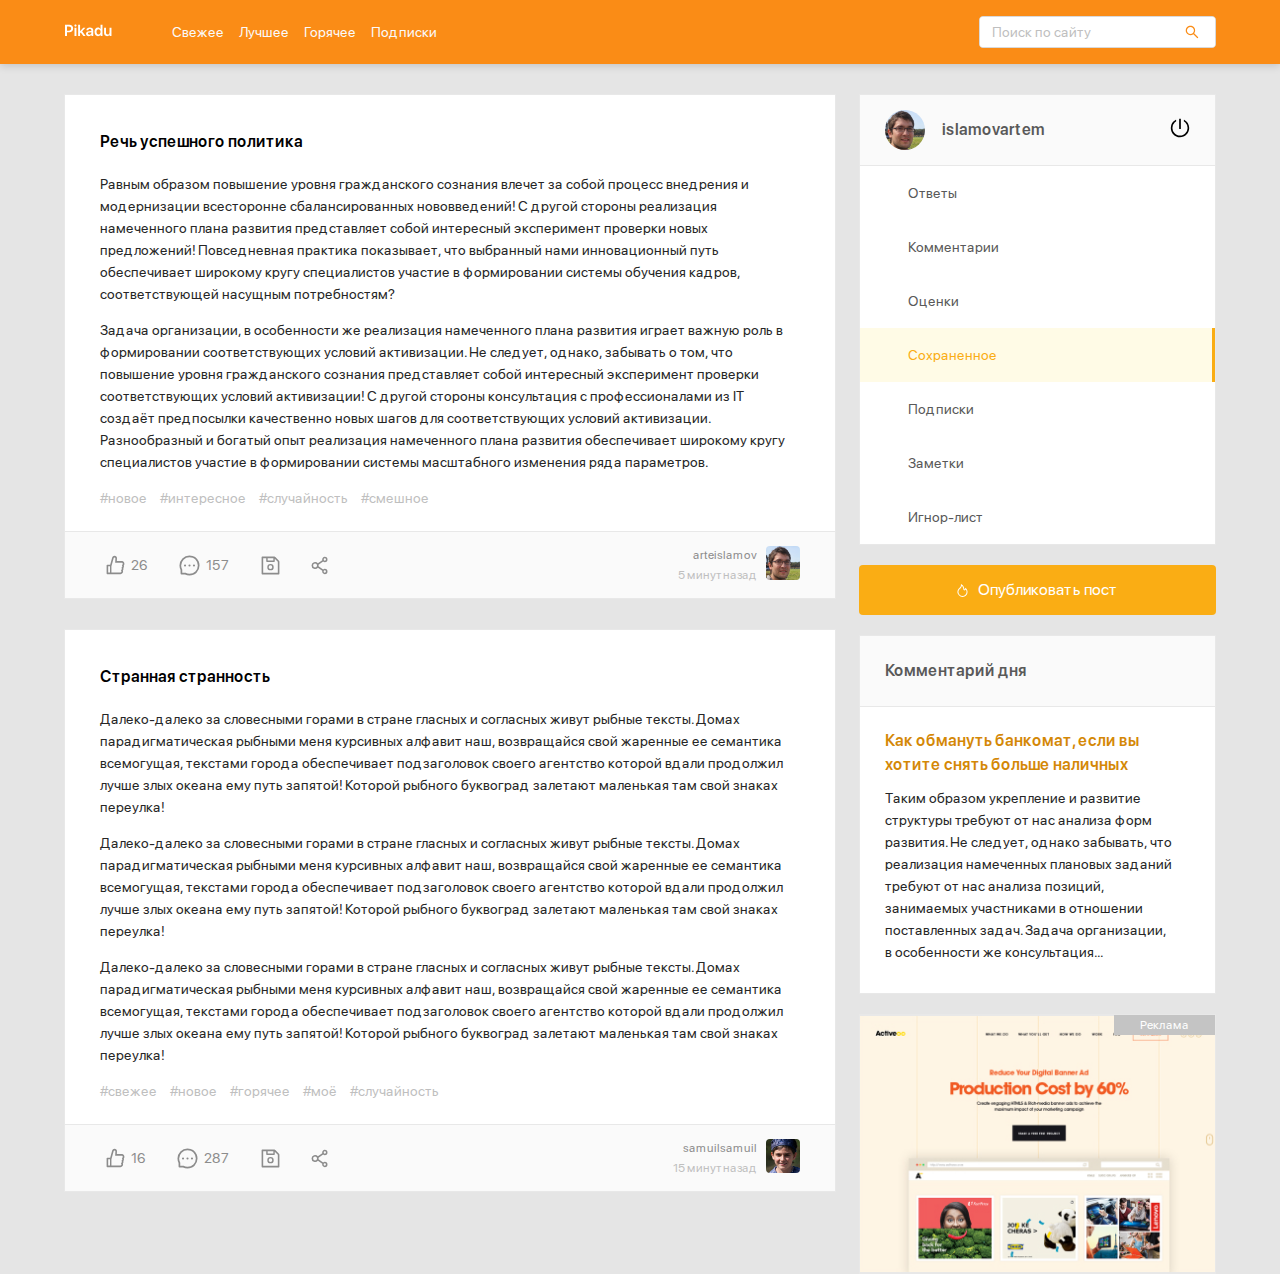
<file: index.html>
<!DOCTYPE html>
<html lang="ru">
<head>
  <meta charset="UTF-8">
  <meta name="viewport" content="width=device-width, initial-scale=1.0">
  <link rel="stylesheet" href="css/style.css">
  <link rel="stylesheet" href="css/normalize.css">
  <title>Pikadu - Главная</title>
</head>
<body>
<header class="header">
  <div class="header-wrapper">
    <a href="/" class="header-logo">
      <img class="header-logo-image" src="img/logo.svg" alt="logo: Pikadu">
    </a>
  <nav class="header-nav">
    <ul class="header-menu">
      <li class="header-menu-item"><a href="#" class="header-menu-link">Свежее</a></li>
      <li class="header-menu-item"><a href="#" class="header-menu-link">Лучшее</a></li>
      <li class="header-menu-item"><a href="#" class="header-menu-link">Горячее</a></li>
      <li class="header-menu-item"><a href="#" class="header-menu-link">Подписки</a></li>
    </ul>
  
  </nav>
  <!-- /.header-nav -->
  <div class="input-group search">
    <input type="search" class="search-input" placeholder="Поиск по сайту"> 
    <button class="search-button">
      <img src="img/search.svg" alt="icon: search" class="search-icon">
    </button>
    </div>
  <!-- /.input-group -->
    <a href="#" class="menu-toggle" id="menu-toggle">
      <span></span>
      <span></span>
      <span></span>
    </a>
  </div>
  <!-- /.header-wrapor -->
</header>

<div class="content">
  <main class="posts">
    <section class="post">
      <div class="post-body">
        <h2 class="post-title">Речь успешного политика</h2>
        <p class="post-text">Равным образом повышение уровня гражданского сознания влечет за собой процесс внедрения и модернизации всесторонне
        сбалансированных нововведений! С другой стороны реализация намеченного плана развития представляет собой интересный
        эксперимент проверки новых предложений! Повседневная практика показывает, что выбранный нами инновационный путь
        обеспечивает широкому кругу специалистов участие в формировании системы обучения кадров, соответствующей насущным
        потребностям?</p>
        <p class="post-text">Задача организации, в особенности же реализация намеченного плана развития играет важную роль в формировании
        соответствующих условий активизации. Не следует, однако, забывать о том, что повышение уровня гражданского сознания
        представляет собой интересный эксперимент проверки соответствующих условий активизации! С другой стороны консультация с
        профессионалами из IT создаёт предпосылки качественно новых шагов для соответствующих условий активизации. Разнообразный
        и богатый опыт реализация намеченного плана развития обеспечивает широкому кругу специалистов участие в формировании
        системы масштабного изменения ряда параметров.</p>
        <div class="tags">
            <a href="#" class="tag">#новое</a>
            <a href="#" class="tag">#интересное</a>
            <a href="#" class="tag">#случайность</a>
            <a href="#" class="tag">#смешное</a>
        </div>
        <!-- /.tags -->
      </div>
      <!-- /.post-body -->
      <div class="post-footer">
        <div class="post-buttons">
          <button class="post-button likes">
            <svg width="19" height="20" class="icon icon-like">
              <use xlink:href="img/icons.svg#Likes"></use>
            </svg>
            <span class="likes-counter">26</span>
          </button>
          <button class="post-button comments">
            <svg width="21" height="21" class="icon icon-comment">
            <use xlink:href="img/icons.svg#Comments"></use>
            </svg>
            <span class="comments-counter">157</span>
          </button>
          <button class="post-button save">
            <svg width="19" height="19" class="icon icon-save">
              <use xlink:href="img/icons.svg#Save"></use>
            </svg>
          </button>
          <button class="post-button share">
            <svg width="17" height="19" class="icon icon-share">
              <use xlink:href="img/icons.svg#Share"></use>
            </svg>
          </button>
        </div>
        <!-- /.post-buttons -->
        <div class="post-author">
          <div class="author-about">
            <a href="#" class="author-username">arteislamov</a>
            <span class="post-time">5 минут назад</span>
          </div>
          <a href="#" class="author-link"><img src="img/avatar.jpg" alt="avatar" class="author-avatar"></a>
        </div>
        <!-- /.post-author -->
      </div>
      <!-- /.post-footer -->
    </section>
    <section class="post">
      <div class="post-body">
        <h2 class="post-title">Странная странность</h2>
        <p class="post-text">Далеко-далеко за словесными горами в стране гласных и согласных живут рыбные тексты. Домах
          парадигматическая рыбными меня курсивных алфавит наш, возвращайся свой жаренные ее семантика всемогущая, текстами
          города обеспечивает подзаголовок своего агентство которой вдали продолжил лучше злых океана ему путь запятой!
          Которой
          рыбного буквоград залетают маленькая там свой знаках переулка! </p>
        <p class="post-text">Далеко-далеко за словесными горами в стране гласных и согласных живут рыбные тексты. Домах
          парадигматическая рыбными меня курсивных алфавит наш, возвращайся свой жаренные ее семантика всемогущая, текстами
          города обеспечивает подзаголовок своего агентство которой вдали продолжил лучше злых океана ему путь запятой!
          Которой
          рыбного буквоград залетают маленькая там свой знаках переулка! </p>
        <p class="post-text">Далеко-далеко за словесными горами в стране гласных и согласных живут рыбные тексты. Домах
          парадигматическая рыбными меня курсивных алфавит наш, возвращайся свой жаренные ее семантика всемогущая, текстами
          города обеспечивает подзаголовок своего агентство которой вдали продолжил лучше злых океана ему путь запятой!
          Которой
          рыбного буквоград залетают маленькая там свой знаках переулка! </p>
        <div class="tags">
          <a href="#" class="tag">#свежее</a>
          <a href="#" class="tag">#новое</a>
          <a href="#" class="tag">#горячее</a>
          <a href="#" class="tag">#моё</a>
          <a href="#" class="tag">#случайность</a>
        </div>
        <!-- /.tags -->
      </div>
      <!-- /.post-body -->
      <div class="post-footer">
        <div class="post-buttons">
          <button class="post-button likes">
            <svg width="19" height="20" class="icon icon-like">
              <use xlink:href="img/icons.svg#Likes"></use>
            </svg>
            <span class="likes-counter">16</span>
          </button>
          <button class="post-button comments">
            <svg width="21" height="21" class="icon icon-comment">
              <use xlink:href="img/icons.svg#Comments"></use>
            </svg>
            <span class="comments-counter">287</span>
          </button>
          <button class="post-button save">
            <svg width="19" height="19" class="icon icon-save">
              <use xlink:href="img/icons.svg#Save"></use>
            </svg>
          </button>
          <button class="post-button share">
            <svg width="17" height="19" class="icon icon-share">
              <use xlink:href="img/icons.svg#Share"></use>
            </svg>
          </button>
        </div>
        <!-- /.post-buttons -->
        <div class="post-author">
          <div class="author-about">
            <a href="#" class="author-username">samuilsamuil</a>
            <span class="post-time">15 минут назад</span>
          </div>
          <a href="#" class="author-link"><img src="img/avatarnew.jpg" alt="avatar" class="author-avatar"></a>
        </div>
        <!-- /.post-author -->
      </div>
      <!-- /.post-footer -->
    </section>
  </main>
  <!-- /.posts -->
  <aside class="sidebar">
<div class="user">
  <a href="#" class="user-info">
    <img width="40px" height="40px" src="img/avatar.jpg" alt="photo: user" class="user-avatar">
    <span class="user-name">islamovartem</span>
  </a>
  <!-- /.user-info -->
  <a href="#" class="exit">
    <svg class="icon icon-exit">
      <use xlink:href="img/icons.svg#exit"></use>
    </svg>
  </a>
  <!-- /.exit -->
</div>
<!-- /.user -->

<nav class="sidebar-nav">
<ul class="sidebar-menu">
  <li class="sidebar-menu-item">
    <a href="#" class="sidebar-menu-link">Ответы</a>
  </li>
  <li class="sidebar-menu-item">
    <a href="#" class="sidebar-menu-link">Комментарии</a>
  </li>
  <li class="sidebar-menu-item">
    <a href="#" class="sidebar-menu-link">Оценки</a>
  </li>
  <li class="sidebar-menu-item">
    <a href="#" class="sidebar-menu-link active">Сохраненное</a>
  </li>
  <li class="sidebar-menu-item">
    <a href="#" class="sidebar-menu-link">Подписки</a>
  </li>
  <li class="sidebar-menu-item">
    <a href="#" class="sidebar-menu-link">Заметки</a>
  </li>
  <li class="sidebar-menu-item">
    <a href="#" class="sidebar-menu-link">Игнор-лист</a>
  </li>
</ul>
</nav>
<!-- /.sidebar-nav -->
<a href="new-post.html" class="button button-new-post">
  <svg class="icon icon-fire">
    <use xlink:href="img/icons.svg#fire"></use>
  </svg>
  Опубликовать пост
</a> <!-- /.button button-new-post -->
<div class="card">
  <div class="card-header">
    <h2 class="card-title">Комментарий дня</h2>
  </div>
  <!-- /.card-header -->
  <div class="card-body">
    <a href="#" class="card-body-title">Как обмануть банкомат, если вы хотите снять больше наличных</a>
    <p class="card-text">Таким образом укрепление и развитие структуры требуют от нас анализа форм развития. Не следует, однако забывать, что
    реализация намеченных плановых заданий требуют от нас анализа позиций, занимаемых участниками в отношении поставленных
    задач. Задача организации, в особенности же консультация...</p>
  </div>
  <!-- /.card-body -->
</div>
<!-- /.card -->
<a href="#" class="promo"></a>
  </aside>
  <!-- /.sidebar -->
</div>
<!-- /.content -->
<script src="js/main.js"></script>
</body>
</html>
</file>
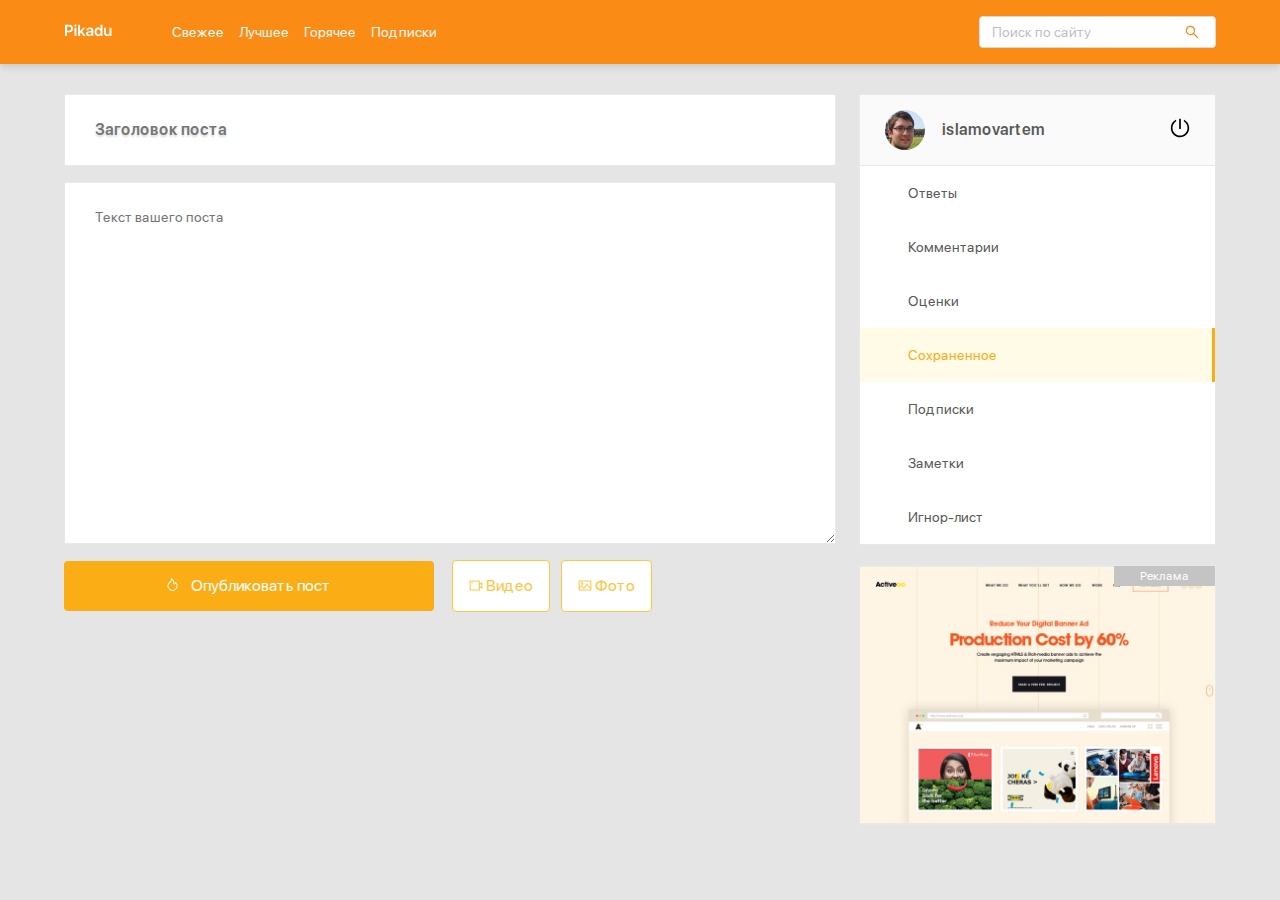
<file: new-post.html>
<!DOCTYPE html>
<html lang="ru">
<head>
  <meta charset="UTF-8">
  <meta name="viewport" content="width=device-width, initial-scale=1.0">
  <link rel="stylesheet" href="css/style.css">
  <link rel="stylesheet" href="css/normalize.css">
  <title>Pikadu - Новый пост</title>
</head>
<body>
<header class="header">
  <div class="header-wrapper">
    <a href="/" class="header-logo">
      <img class="header-logo-image" src="img/logo.svg" alt="logo: Pikadu">
    </a>
  <nav class="header-nav">
    <ul class="header-menu">
      <li class="header-menu-item"><a href="#" class="header-menu-link">Свежее</a></li>
      <li class="header-menu-item"><a href="#" class="header-menu-link">Лучшее</a></li>
      <li class="header-menu-item"><a href="#" class="header-menu-link">Горячее</a></li>
      <li class="header-menu-item"><a href="#" class="header-menu-link">Подписки</a></li>
    </ul>
  
  </nav>
  <!-- /.header-nav -->
  <div class="input-group search">
    <input type="search" class="search-input" placeholder="Поиск по сайту"> 
    <button class="search-button">
      <img src="img/search.svg" alt="icon: search" class="search-icon">
    </button>
    </div>
  <!-- /.input-group -->
    <a href="#" class="menu-toggle" id="menu-toggle">
      <span></span>
      <span></span>
      <span></span>
    </a>
  </div>
  <!-- /.header-wrapor -->
</header>

<div class="content">
  <main class="posts">
    <form action="#" class="add-post">
      <input type="text" name="post-title" class="add-title" placeholder="Заголовок поста">
      <textarea name="post-text" id="text" class="add-text" placeholder="Текст вашего поста"></textarea>
      <div class="add-buttons">
        <button type="submit" class="button add-button">
          <svg class="icon icon-fire">
            <use xlink:href="img/icons.svg#fire"></use>
          </svg>
          Опубликовать пост
        </button>
        <button class="button button-outline">
          <svg class="icon icon-video">
            <use xlink:href="img/icons.svg#Video"></use>
          </svg>
          Видео</button>
        <button class="button button-outline">
          <svg class="icon icon-photo">
            <use xlink:href="img/icons.svg#Photo"></use>
          </svg>
          Фото</button>
      </div>
    </form>
  
  </main>
  <!-- /.posts -->
  <aside class="sidebar">
<div class="user">
  <a href="#" class="user-info">
    <img width="40px" height="40px" src="img/avatar.jpg" alt="photo: user" class="user-avatar">
    <span class="user-name">islamovartem</span>
  </a>
  <!-- /.user-info -->
  <a href="#" class="exit">
    <svg class="icon icon-exit">
      <use xlink:href="img/icons.svg#exit"></use>
    </svg>
  </a>
  <!-- /.exit -->
</div>
<!-- /.user -->

<nav class="sidebar-nav">
<ul class="sidebar-menu">
  <li class="sidebar-menu-item">
    <a href="#" class="sidebar-menu-link">Ответы</a>
  </li>
  <li class="sidebar-menu-item">
    <a href="#" class="sidebar-menu-link">Комментарии</a>
  </li>
  <li class="sidebar-menu-item">
    <a href="#" class="sidebar-menu-link">Оценки</a>
  </li>
  <li class="sidebar-menu-item">
    <a href="#" class="sidebar-menu-link active">Сохраненное</a>
  </li>
  <li class="sidebar-menu-item">
    <a href="#" class="sidebar-menu-link">Подписки</a>
  </li>
  <li class="sidebar-menu-item">
    <a href="#" class="sidebar-menu-link">Заметки</a>
  </li>
  <li class="sidebar-menu-item">
    <a href="#" class="sidebar-menu-link">Игнор-лист</a>
  </li>
</ul>
</nav>
<!-- /.sidebar-nav -->

<a href="#" class="promo"></a>
  </aside>
  <!-- /.sidebar -->
</div>
<!-- /.content -->
<script src="js/main.js"></script>
</body>
</html>
</file>
<file: css/style.css>
@font-face {
  font-family: "SFProDisplay-Regular";
  src: local("SFProDisplay-Regular"),
    url("../fonts/SFProDisplay-Regular.woff") format("woff"),
    url("../fonts/SFProDisplay-Regular.woff2") format("woff2");
  font-weight: normal;
}
@font-face {
  font-family: "SFProDisplay-Semibold";
  src: local("SFProDisplay-Semibold"),
    url("../fonts/SFProDisplay-Semibold.woff") format("woff"),
    url("../fonts/SFProDisplay-Semibold.woff2") format("woff2");
  font-weight: bold;
}
* {
  box-sizing: border-box;
}
body {
  font-family: "SFProDisplay-Regular", sans-serif;
  background: #e5e5e5;
}
.header {
  background: #fa8c16;
  padding-top: 16px;
  padding-bottom: 16px;
  box-shadow: 0px 2px 8px rgba(0, 0, 0, 0.15);
  margin-bottom: 30px;
}
.header-wrapper {
  max-width: 1200px;
  width: 90%;
  margin: auto;
  display: flex;
  justify-content: space-between;
  align-items: center;
}
.header-nav {
  margin-left: 60px;
  margin-right: auto;
}
.header-menu {
  display: flex;
  list-style: none;
  padding: 0;
  margin: 0;
}
.header-menu-link {
  text-decoration: none;
  color: #fafafa;
  margin-right: 15px;
  font-size: 14px;
  line-height: 22px;
}
.input-group {
  max-width: 237px;
  width: 60%;
  height: 32px;
  position: relative;
  background: #fff;
  border: 1px solid #d9d9d9;
  border-radius: 4px;
  overflow: hidden;
}
.search-input {
  height: 100%;
  width: 80%;
  border: none;
  font-size: 14px;
  line-height: 22px;
  padding-left: 12px;
}
.search-button {
  height: 100%;
  width: 20%;
  position: absolute;
  right: 0;
  top: 0;
  border: none;
  background: #fff;
  cursor: pointer;
  display: flex;
  align-items: center;
  justify-content: center;
}
.search-input::-moz-placeholder {
  color: #bfbfbf; /* Цвет подсказывающего текста */
}
.search-input::-webkit-input-placeholder {
  color: #bfbfbf;
}
.search-input:-ms-input-placeholder {
  color: #bfbfbf;
}
.search-input::-ms-input-placeholder {
  color: #bfbfbf;
}
.search-input::placeholder {
  color: #bfbfbf;
}
.menu-toggle {
  display: none;
}
.content {
  max-width: 1200px;
  width: 90%;
  margin: auto;
  display: flex;
  align-items: flex-start;
  justify-content: space-between;
}
.posts {
  width: 67%;
}
.post {
  background: #ffffff;
  border: 1px solid #e8e8e8;
  box-sizing: border-box;
  margin-bottom: 30px;
}
.post-body {
  padding-top: 35px;
  padding-left: 35px;
  padding-right: 35px;
  padding-bottom: 0;
}
.post-title {
  font-family: "SFProDisplay-Semibold", sans-serif;
  margin-top: 0;
  margin-bottom: 19px;
  font-size: 16px;
  line-height: 24px;
}
.post-text {
  color: #262626;
  font-weight: normal;
  font-size: 14px;
  line-height: 22px;
}
.tags {
  margin-bottom: 22px;
}
.tag {
  color: #bfbfbf;
  font-size: 14px;
  line-height: 22px;
  margin-right: 10px;
  text-decoration: none;
}
.post-footer {
  background: #fafafa;
  border-top: 1px solid #e8e8e8;
  display: flex;
  justify-content: space-between;
  padding-left: 35px;
  padding-right: 35px;
  padding-top: 13px;
  padding-bottom: 13px;
}
.post-buttons {
  display: flex;
  align-items: center;
}
.post-button .icon {
  fill: #8c8c8c;
}
.icon-like,
.icon-comment {
  margin-right: 6px;
}
.post-button {
  background-color: transparent;
  border: none;
  color: #8c8c8c;
  display: flex;
  align-items: center;
  font-size: 14px;
  line-height: 22px;
  margin-right: 19px;
  cursor: pointer;
}
.post-author {
  display: flex;
  align-items: center;
  text-align: right;
}
.author-avatar {
  width: 34px;
  height: 34px;
  margin-left: 9px;
  border-radius: 4px;
}
.author-username {
  display: block;
  color: #8c8c8c;
  font-size: 12px;
  line-height: 20px;
  text-decoration: none;
}
.post-time {
  color: #bfbfbf;
  font-size: 12px;
  line-height: 20px;
}
.sidebar {
  width: 31%;
}
.user {
  background: #fafafa;
  border: 1px solid #e8e8e8;
  padding: 15px 25px;
  display: flex;
  align-items: center;
  justify-content: space-between;
}
.user-info {
  display: flex;
  align-items: center;
  text-decoration: none;
}
.user-avatar {
  border-radius: 50%;
  margin-right: 17px;
}
.user-name {
  font-family: "SFProDisplay-Semibold", sans-serif;
  font-size: 16px;
  line-height: 24px;
  color: #595959;
}
.icon-exit {
  width: 20px;
  height: 20px;
  fill: #000;
}
.sidebar-nav {
  background-color: #fff;
}
.sidebar-menu {
  margin: 0;
  border: 1px solid #e8e8e8;
  border-top: 0;
  list-style-type: none;
  padding: 0;
}
.sidebar-menu-link {
  text-decoration: none;
  font-size: 14px;
  line-height: 22px;
  color: #595959;
  padding: 16px 48px;
  display: inline-block;
  width: 100%;
  background-color: #fff;
}
.sidebar-menu-link:hover {
  background-color: #fffbe6;
}
.sidebar-menu-link.active {
  background-color: #fffbe6;
  border-right: 3px solid #faad14;
  color: #faad14;
}
.button {
  background: #faad14;
  border-radius: 4px;
  text-decoration: none;
  border: none;
  color: #fff;
  font-size: 16px;
  line-height: 24px;
  padding: 13px;
  cursor: pointer;
}
.button-new-post {
  display: flex;
  align-items: center;
  justify-content: center;
  width: 100%;
  margin-top: 20px;
}
.button-outline {
  background: #ffffff;
  border: 1px solid #ffc53d;
  color: #ffc53d;
  padding-left: 16px;
  padding-right: 16px;
  cursor: pointer;
}
.button-outline .icon {
  width: 14px;
  height: 11px;
  fill: #ffc53d;
}
.icon-fire {
  fill: #fff;
  width: 11px;
  height: 13px;
  margin-right: 10px;
}
.card {
  background: #ffffff;
  border: 1px solid #e8e8e8;
  margin-top: 20px;
}
.card-header {
  background: #fafafa;
  border-bottom: 1px solid #e8e8e8;
  padding: 23px 25px;
}
.card-title {
  font-family: "SFProDisplay-Semibold", sans-serif;
  margin: 0;
  font-size: 16px;
  line-height: 24px;
  color: #595959;
}
.card-body {
  padding: 22px 40px 20px 25px;
}
.card-body-title {
  font-family: "SFProDisplay-Semibold", sans-serif;
  margin: 0 0 10px;
  text-decoration: none;
  font-size: 16px;
  line-height: 24px;
  color: #d48806;
}
.card-text {
  font-size: 14px;
  line-height: 22px;
  color: #262626;
  margin: 10px 0;
}
.promo {
  display: block;
  background: #fff url("../img/promo.jpg") no-repeat center / cover;
  width: 100%;
  height: 260px;
  border: 1px solid #e8e8e8;
  margin-top: 20px;
  position: relative;
}
.promo::before {
  content: "Реклама";
  position: absolute;
  right: 0;
  top: 0;
  background-color: #c4c4c4;
  padding-left: 26px;
  padding-right: 26px;
  font-size: 12px;
  line-height: 20px;
  color: #ffffff;
}
.add-post {
  display: flex;
  flex-direction: column;
}
.add-post .button-outline {
  margin-right: 1%;
}
.add-title,
.add-text {
  background: #ffffff;
  border: 1px solid #e8e8e8;
  padding: 23px 30px;
  margin-bottom: 16px;
}
.add-title {
  font-family: "SFProDisplay-Semibold";
  font-size: 16px;
  line-height: 24px;
  text-shadow: 0px 2px 2px rgba(0, 0, 0, 0.15);
  color: #000000;
}
.add-text {
  min-height: 362px;
  font-family: "SFProDisplay-Regular";
  font-size: 14px;
  line-height: 22px;
  color: #595959;
}
.add-button {
  max-width: 370px;
  width: 100%;
  margin-right: 2%;
}
@media (max-width: 990px) {
  .menu-toggle {
    display: flex;
    flex-direction: column;
    justify-content: space-between;
    width: 30px;
    height: 20px;
    margin-left: 12px;
  }
  .menu-toggle span {
    height: 2px;
    width: 100%;
    background-color: #fff;
  }
  .header {
    position: fixed;
    z-index: 100;
    top: 0;
    left: 0;
    right: 0;
    width: 100%;
  }
  .content {
    margin-top: 94px;
    margin-bottom: 60px;
  }
  .sidebar {
    display: none;
    position: fixed;
    z-index: 101;
    top: 64px;
    right: 0;
    bottom: 0;
    max-width: 320px;
    width: 100%;
    height: calc(100% - 54px);
    background-color: #fff;
    box-shadow: 1px 1px 10px rgba(0, 0, 0, 0.15);
    padding: 30px;
    transform: translateX(100%);
    transition: transform 0.2s;
    overflow-y: scroll;
  }
  .sidebar.visible {
    display: block;
    transform: translateX(0);
  }
  .posts {
    width: 100%;
  }
  .header-nav {
    display: none;
  }
  .header-menu {
    width: 90%;
    margin: auto;
  }
}
@media (max-width: 676px) {
  .add-buttons {
    display: flex;
    flex-direction: column;
  }
  .add-button {
    width: 100%;
    max-width: 100%;
  }
  .add-post .button-outline {
    margin-right: 0;
    margin-top: 10px;
  }
}
@media (max-width: 576px) {
  .post-footer {
    flex-direction: column;
  }
  .post-author {
    margin-top: 15px;
  }
  .author-avatar {
    margin-left: 0;
    margin-right: 10px;
  }
  .author-about {
    order: 2;
    text-align: left;
  }
}
</file>
